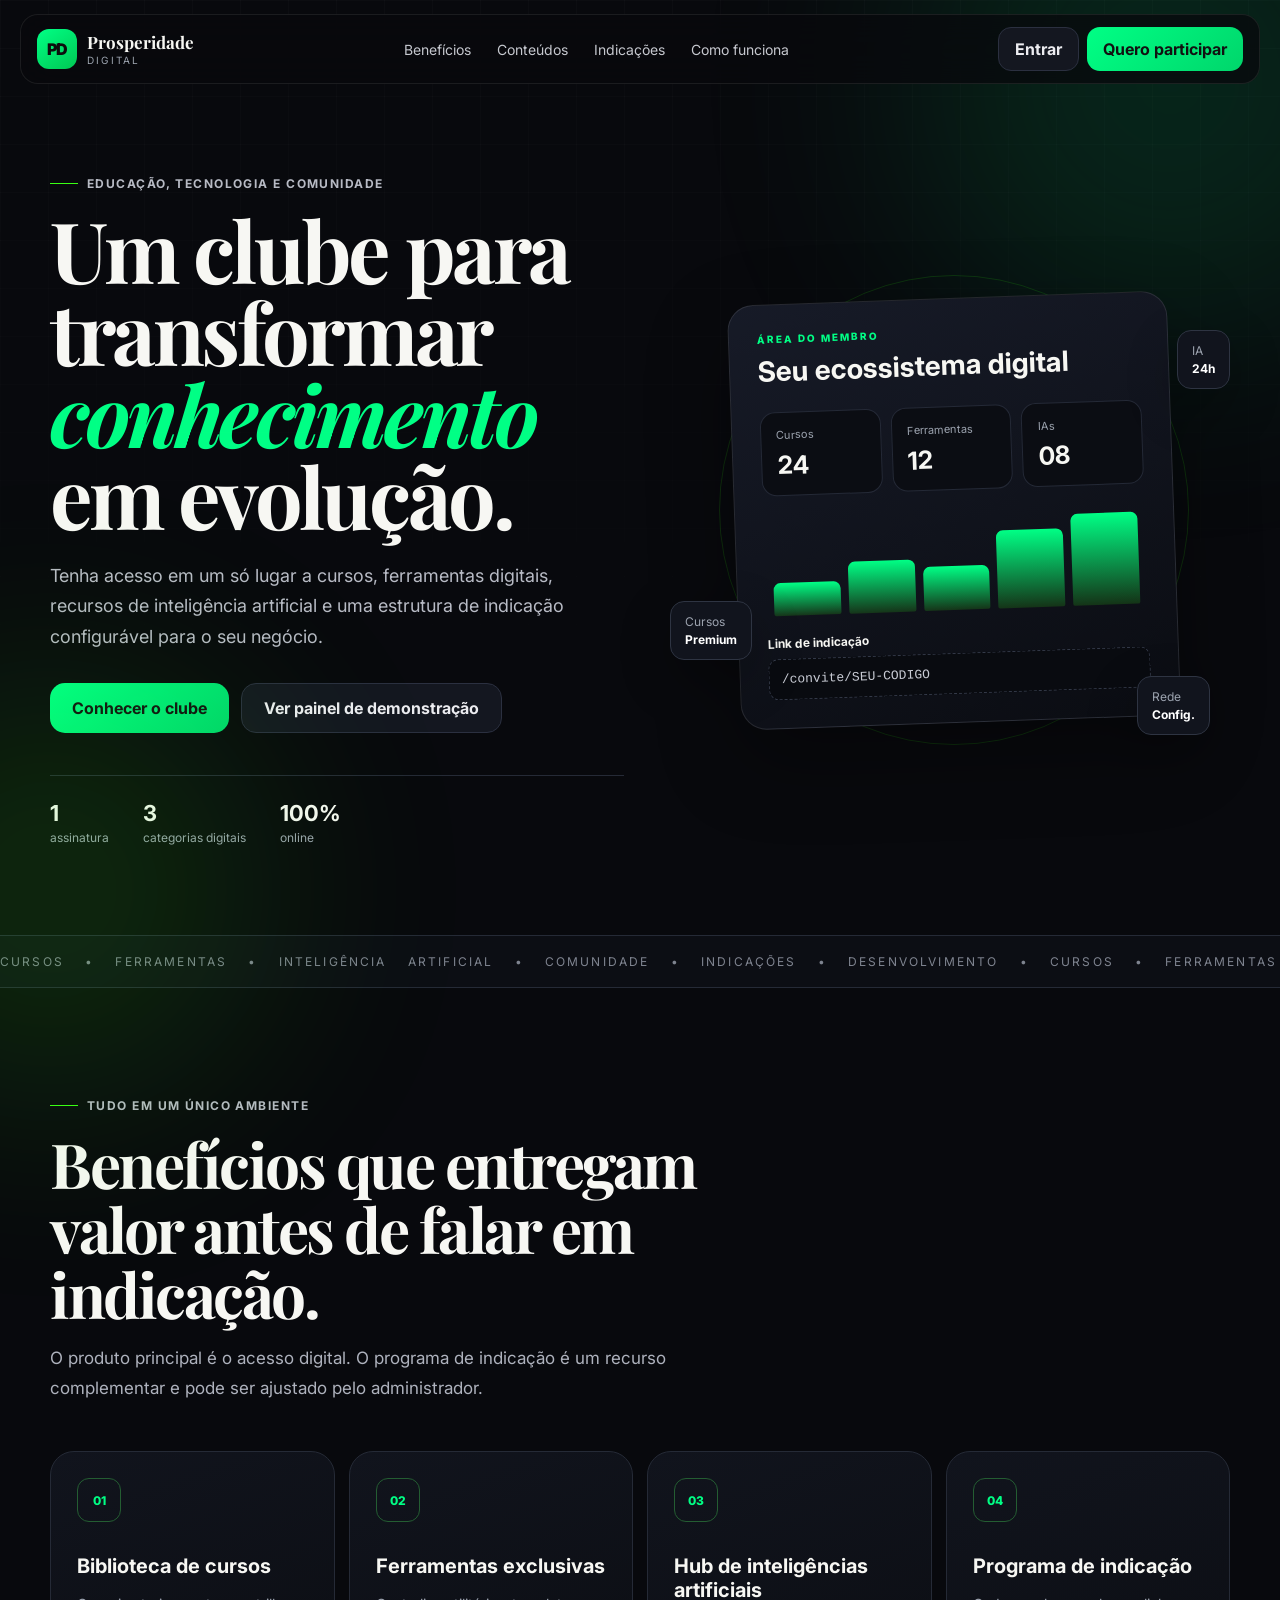
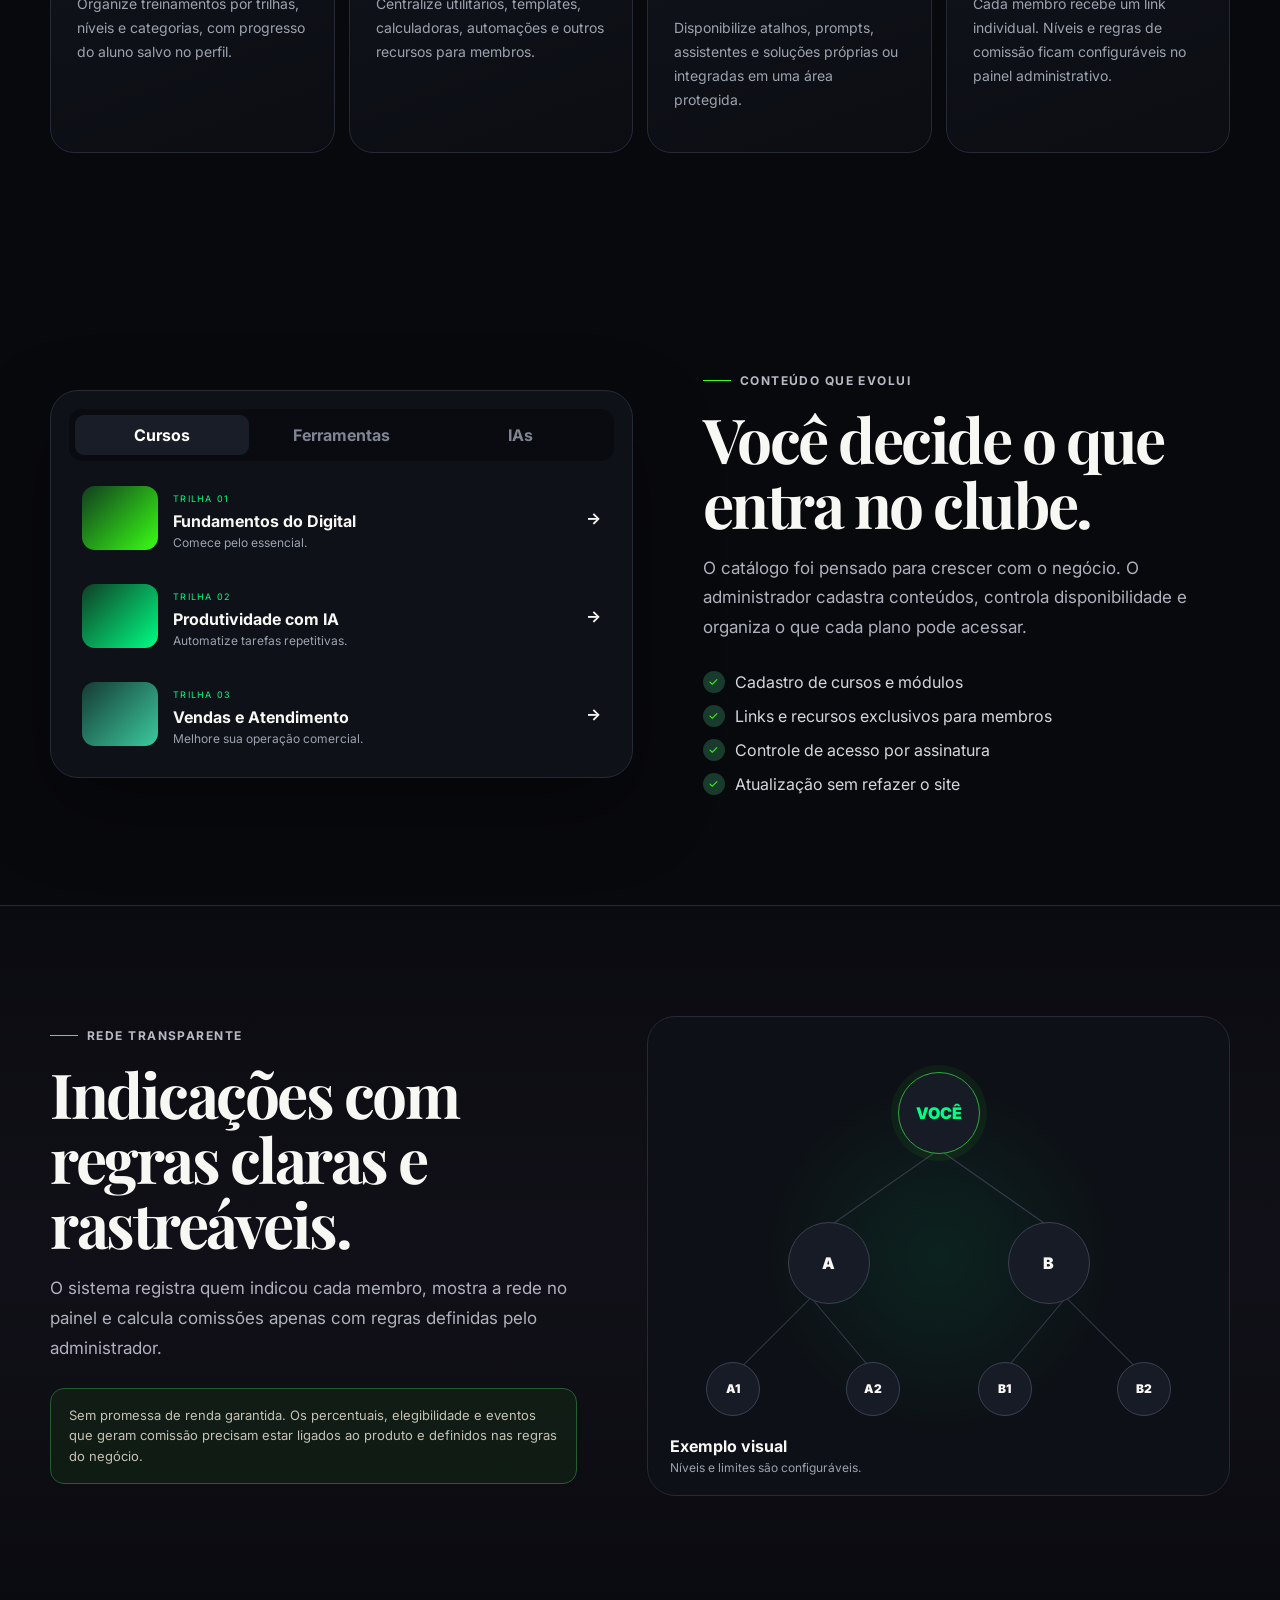
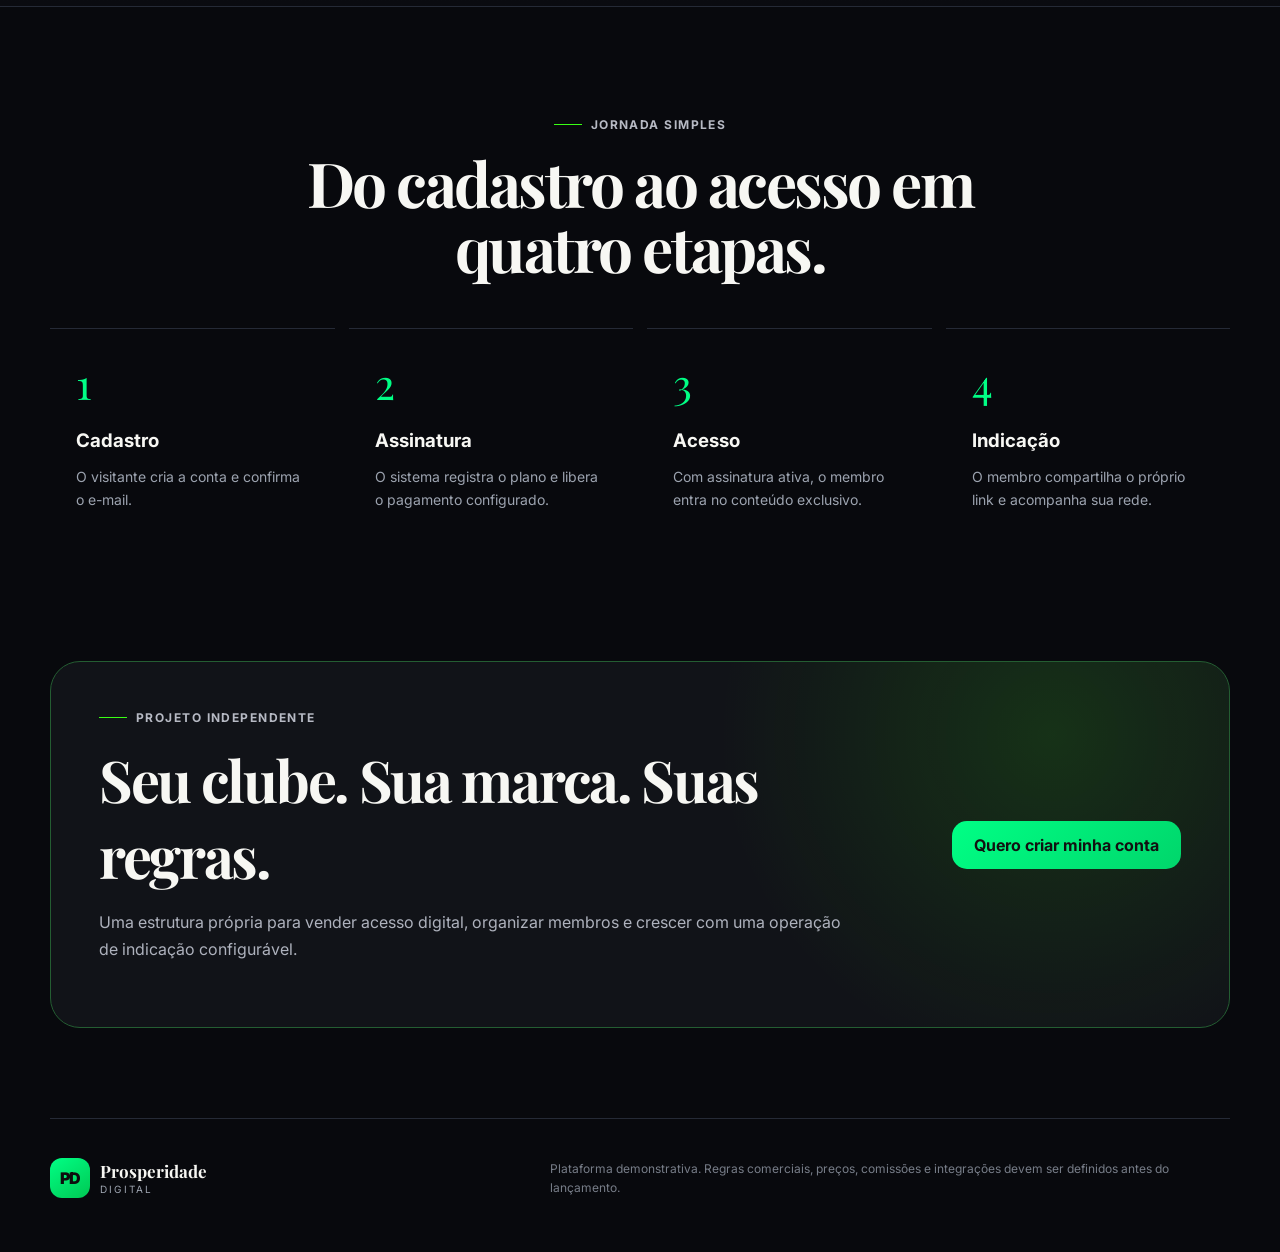
<file: index.html>
<!doctype html>
<html lang="pt-BR">
<head>
  <meta charset="utf-8" />
  <meta name="viewport" content="width=device-width, initial-scale=1" />
  <meta name="theme-color" content="#08090d" />
  <title>Prosperidade Digital — Clube de Cursos, Ferramentas e IAs</title>
  <meta name="description" content="Clube digital com cursos, ferramentas, IAs e programa de indicação configurável." />
  <link rel="preconnect" href="https://fonts.googleapis.com">
  <link rel="preconnect" href="https://fonts.gstatic.com" crossorigin>
  <link href="https://fonts.googleapis.com/css2?family=Inter:wght@400;500;600;700;800;900&family=Playfair+Display:wght@700;800&display=swap" rel="stylesheet">
  <link rel="stylesheet" href="styles.css" />
</head>
<body>
  <div class="page-glow page-glow-a"></div>
  <div class="page-glow page-glow-b"></div>

  <header class="site-header">
    <a class="brand" href="#inicio" aria-label="Prosperidade Digital">
      <span class="brand-mark">PD</span>
      <span class="brand-copy"><strong>Prosperidade</strong><small>Digital</small></span>
    </a>
    <nav class="desktop-nav">
      <a href="#beneficios">Benefícios</a>
      <a href="#conteudos">Conteúdos</a>
      <a href="#indicacoes">Indicações</a>
      <a href="#como-funciona">Como funciona</a>
    </nav>
    <div class="header-actions">
      <button class="btn btn-ghost" data-open-login>Entrar</button>
      <a class="btn btn-primary" href="#participar">Quero participar</a>
    </div>
  </header>

  <main>
    <section id="inicio" class="hero section-shell">
      <div class="hero-copy reveal">
        <div class="eyebrow"><span></span> Educação, tecnologia e comunidade</div>
        <h1>Um clube para transformar <em>conhecimento</em> em evolução.</h1>
        <p>Tenha acesso em um só lugar a cursos, ferramentas digitais, recursos de inteligência artificial e uma estrutura de indicação configurável para o seu negócio.</p>
        <div class="hero-actions">
          <a class="btn btn-primary btn-lg" href="#participar">Conhecer o clube</a>
          <button class="btn btn-ghost btn-lg" data-open-demo>Ver painel de demonstração</button>
        </div>
        <div class="hero-trust">
          <div><strong>1</strong><span>assinatura</span></div>
          <div><strong>3</strong><span>categorias digitais</span></div>
          <div><strong>100%</strong><span>online</span></div>
        </div>
      </div>

      <div class="hero-visual reveal delay-1" aria-hidden="true">
        <div class="orbit orbit-a"></div>
        <div class="orbit orbit-b"></div>
        <div class="hero-card main-card">
          <div class="mini-label">ÁREA DO MEMBRO</div>
          <h3>Seu ecossistema digital</h3>
          <div class="mock-metrics">
            <article><span>Cursos</span><strong>24</strong></article>
            <article><span>Ferramentas</span><strong>12</strong></article>
            <article><span>IAs</span><strong>08</strong></article>
          </div>
          <div class="activity-line"><span></span><span></span><span></span><span></span><span></span></div>
          <div class="mock-footer"><b>Link de indicação</b><code>/convite/SEU-CODIGO</code></div>
        </div>
        <div class="floating-card fc-1">IA <strong>24h</strong></div>
        <div class="floating-card fc-2">Cursos <strong>Premium</strong></div>
        <div class="floating-card fc-3">Rede <strong>Config.</strong></div>
      </div>
    </section>

    <section class="marquee-wrap" aria-hidden="true">
      <div class="marquee">CURSOS • FERRAMENTAS • INTELIGÊNCIA ARTIFICIAL • COMUNIDADE • INDICAÇÕES • DESENVOLVIMENTO • CURSOS • FERRAMENTAS • INTELIGÊNCIA ARTIFICIAL •</div>
    </section>

    <section id="beneficios" class="section-shell section-block">
      <div class="section-heading reveal">
        <div class="eyebrow"><span></span> Tudo em um único ambiente</div>
        <h2>Benefícios que entregam valor antes de falar em indicação.</h2>
        <p>O produto principal é o acesso digital. O programa de indicação é um recurso complementar e pode ser ajustado pelo administrador.</p>
      </div>
      <div class="feature-grid">
        <article class="feature-card reveal"><div class="feature-icon">01</div><h3>Biblioteca de cursos</h3><p>Organize treinamentos por trilhas, níveis e categorias, com progresso do aluno salvo no perfil.</p></article>
        <article class="feature-card reveal delay-1"><div class="feature-icon">02</div><h3>Ferramentas exclusivas</h3><p>Centralize utilitários, templates, calculadoras, automações e outros recursos para membros.</p></article>
        <article class="feature-card reveal delay-2"><div class="feature-icon">03</div><h3>Hub de inteligências artificiais</h3><p>Disponibilize atalhos, prompts, assistentes e soluções próprias ou integradas em uma área protegida.</p></article>
        <article class="feature-card reveal"><div class="feature-icon">04</div><h3>Programa de indicação</h3><p>Cada membro recebe um link individual. Níveis e regras de comissão ficam configuráveis no painel administrativo.</p></article>
      </div>
    </section>

    <section id="conteudos" class="section-shell section-block split-section">
      <div class="showcase reveal">
        <div class="showcase-tabs"><button class="active">Cursos</button><button>Ferramentas</button><button>IAs</button></div>
        <div class="showcase-list">
          <article><span class="thumb t1"></span><div><small>TRILHA 01</small><h4>Fundamentos do Digital</h4><p>Comece pelo essencial.</p></div><b>→</b></article>
          <article><span class="thumb t2"></span><div><small>TRILHA 02</small><h4>Produtividade com IA</h4><p>Automatize tarefas repetitivas.</p></div><b>→</b></article>
          <article><span class="thumb t3"></span><div><small>TRILHA 03</small><h4>Vendas e Atendimento</h4><p>Melhore sua operação comercial.</p></div><b>→</b></article>
        </div>
      </div>
      <div class="section-heading reveal delay-1">
        <div class="eyebrow"><span></span> Conteúdo que evolui</div>
        <h2>Você decide o que entra no clube.</h2>
        <p>O catálogo foi pensado para crescer com o negócio. O administrador cadastra conteúdos, controla disponibilidade e organiza o que cada plano pode acessar.</p>
        <ul class="check-list">
          <li>Cadastro de cursos e módulos</li>
          <li>Links e recursos exclusivos para membros</li>
          <li>Controle de acesso por assinatura</li>
          <li>Atualização sem refazer o site</li>
        </ul>
      </div>
    </section>

    <section id="indicacoes" class="network-section">
      <div class="section-shell network-inner">
        <div class="section-heading reveal">
          <div class="eyebrow"><span></span> Rede transparente</div>
          <h2>Indicações com regras claras e rastreáveis.</h2>
          <p>O sistema registra quem indicou cada membro, mostra a rede no painel e calcula comissões apenas com regras definidas pelo administrador.</p>
          <div class="notice">Sem promessa de renda garantida. Os percentuais, elegibilidade e eventos que geram comissão precisam estar ligados ao produto e definidos nas regras do negócio.</div>
        </div>
        <div class="network-card reveal delay-1">
          <div class="node root">VOCÊ</div>
          <div class="connector c1"></div><div class="connector c2"></div>
          <div class="node n1">A</div><div class="node n2">B</div>
          <div class="connector c3"></div><div class="connector c4"></div><div class="connector c5"></div><div class="connector c6"></div>
          <div class="node sm s1">A1</div><div class="node sm s2">A2</div><div class="node sm s3">B1</div><div class="node sm s4">B2</div>
          <div class="network-caption"><b>Exemplo visual</b><span>Níveis e limites são configuráveis.</span></div>
        </div>
      </div>
    </section>

    <section id="como-funciona" class="section-shell section-block">
      <div class="section-heading centered reveal">
        <div class="eyebrow"><span></span> Jornada simples</div>
        <h2>Do cadastro ao acesso em quatro etapas.</h2>
      </div>
      <div class="steps-grid">
        <article class="step reveal"><span>1</span><h3>Cadastro</h3><p>O visitante cria a conta e confirma o e-mail.</p></article>
        <article class="step reveal delay-1"><span>2</span><h3>Assinatura</h3><p>O sistema registra o plano e libera o pagamento configurado.</p></article>
        <article class="step reveal delay-2"><span>3</span><h3>Acesso</h3><p>Com assinatura ativa, o membro entra no conteúdo exclusivo.</p></article>
        <article class="step reveal delay-3"><span>4</span><h3>Indicação</h3><p>O membro compartilha o próprio link e acompanha sua rede.</p></article>
      </div>
    </section>

    <section id="participar" class="cta-section section-shell reveal">
      <div><div class="eyebrow"><span></span> Projeto independente</div><h2>Seu clube. Sua marca. Suas regras.</h2><p>Uma estrutura própria para vender acesso digital, organizar membros e crescer com uma operação de indicação configurável.</p></div>
      <button class="btn btn-primary btn-lg" data-open-signup>Quero criar minha conta</button>
    </section>
  </main>

  <footer class="site-footer section-shell">
    <div class="brand"><span class="brand-mark">PD</span><span class="brand-copy"><strong>Prosperidade</strong><small>Digital</small></span></div>
    <p>Plataforma demonstrativa. Regras comerciais, preços, comissões e integrações devem ser definidos antes do lançamento.</p>
  </footer>

  <dialog id="authDialog" class="auth-dialog">
    <button class="dialog-close" data-close-dialog aria-label="Fechar">×</button>
    <div class="dialog-brand"><span class="brand-mark">PD</span><div><h3 id="dialogTitle">Entrar</h3><p id="dialogSubtitle">Acesse sua área de membro.</p></div></div>
    <form id="authForm" class="auth-form">
      <label class="signup-only">Nome completo<input name="name" autocomplete="name"></label>
      <label>E-mail<input name="email" type="email" autocomplete="email" required></label>
      <label>Senha<input name="password" type="password" minlength="8" required></label>
      <label class="signup-only">Código de indicação <small>(opcional)</small><input name="ref"></label>
      <button class="btn btn-primary" type="submit" id="authSubmit">Entrar</button>
      <p class="dialog-switch" id="dialogSwitch">Ainda não tem conta? <button type="button" data-switch-auth>Criar conta</button></p>
    </form>
  </dialog>

  <script src="app.js"></script>
</body>
</html>
</file>
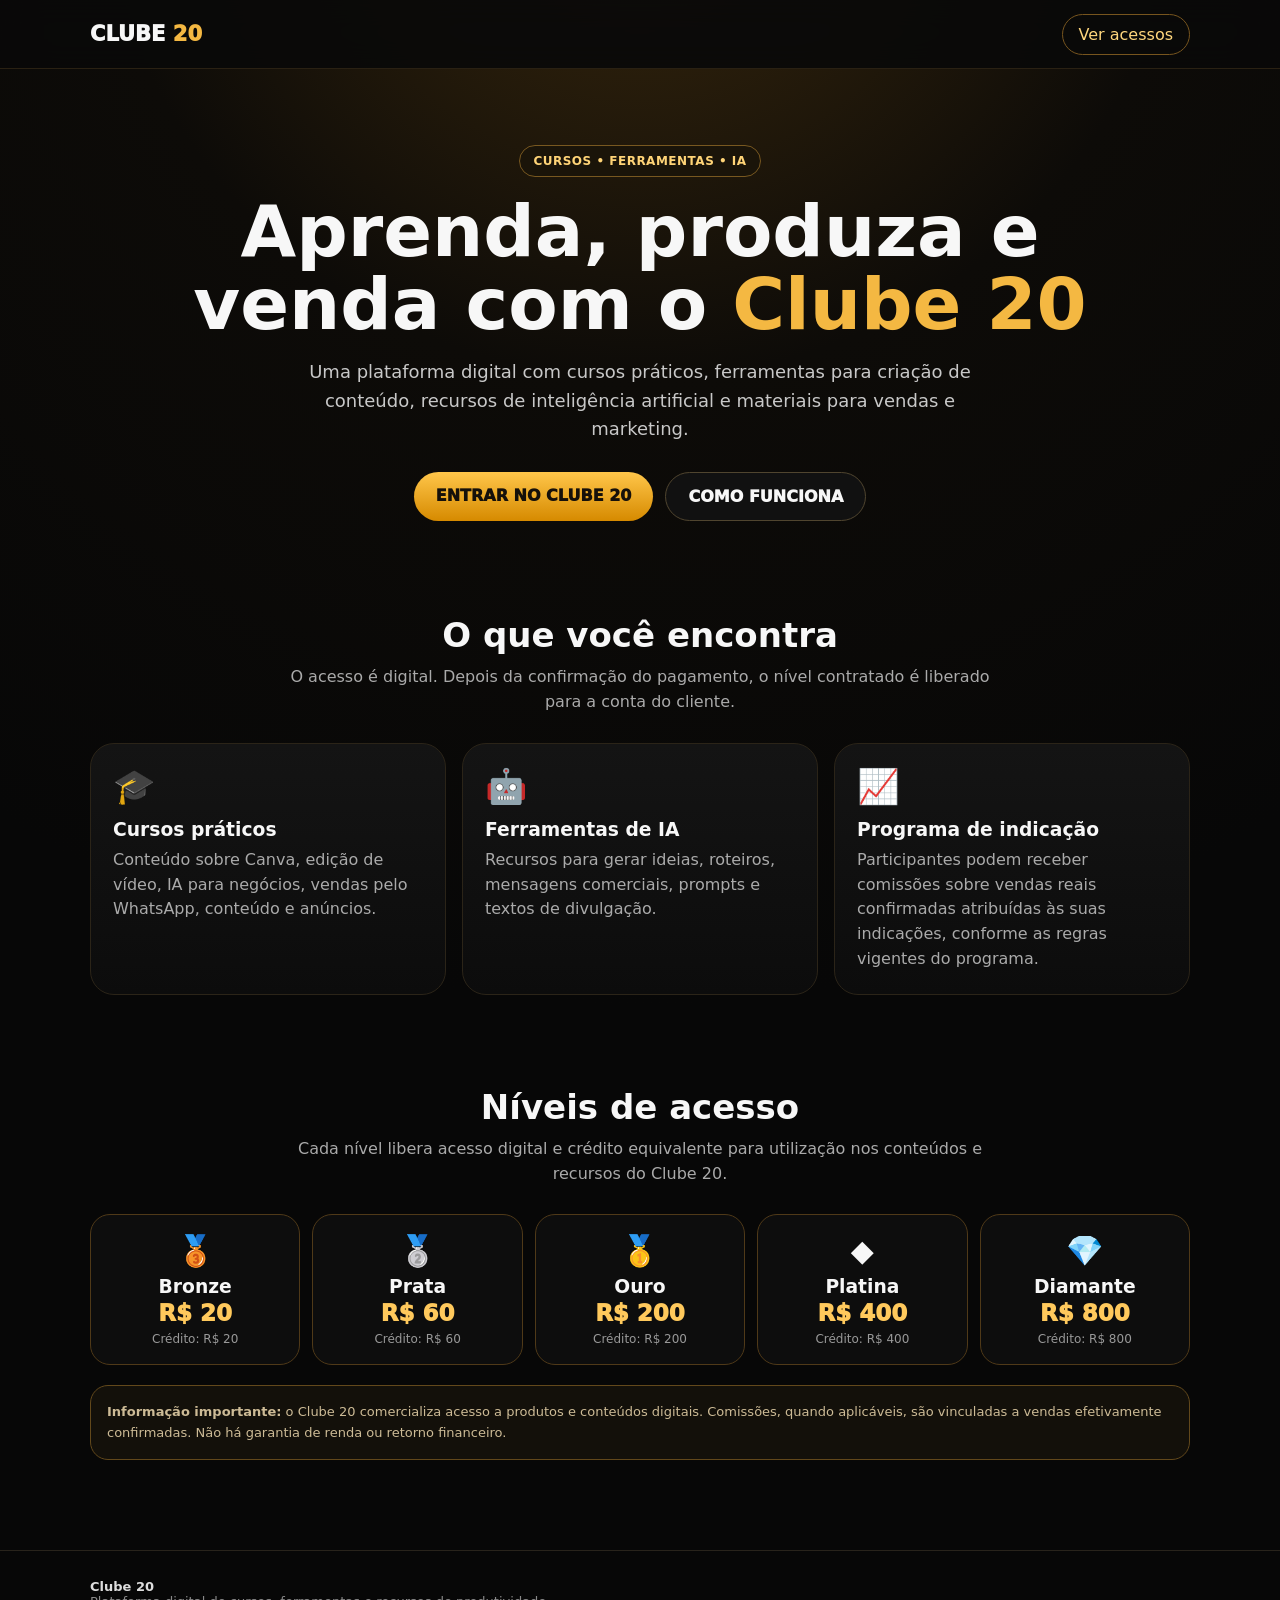
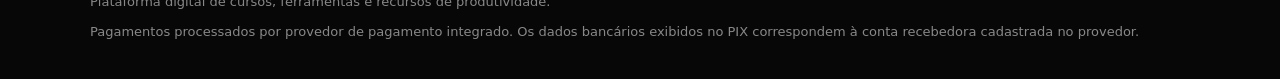
<file: clube20/index.html>
<!doctype html>
<html lang="pt-BR">
<head>
<meta charset="utf-8">
<meta name="viewport" content="width=device-width,initial-scale=1">
<meta name="theme-color" content="#090909">
<title>Clube 20 — Cursos, ferramentas e IA</title>
<meta name="description" content="Clube 20: acesso digital a cursos, ferramentas de IA e recursos para vendas e marketing.">
<style>
:root{--bg:#070707;--card:#111;--gold:#f4b842;--gold2:#9a6112;--text:#f7f7f7;--muted:#aaa;--line:#2b2418}
*{box-sizing:border-box}html{scroll-behavior:smooth}body{margin:0;font-family:Inter,system-ui,-apple-system,Segoe UI,Roboto,sans-serif;background:radial-gradient(circle at 50% -10%,#3c2a0d 0,#0d0b08 28%,#070707 60%);color:var(--text)}
a{text-decoration:none;color:inherit}.wrap{width:min(1100px,92%);margin:auto}.nav{position:sticky;top:0;z-index:10;background:#090909e8;backdrop-filter:blur(14px);border-bottom:1px solid #2a2113}.navin{height:68px;display:flex;align-items:center;justify-content:space-between}.brand{font-weight:950;font-size:21px}.brand span{color:var(--gold)}.nav a.btn{padding:10px 16px;border:1px solid #77551e;border-radius:999px;color:#ffd77d}
.hero{padding:76px 0 48px;text-align:center}.tag{display:inline-block;border:1px solid #785820;background:#1a1409;color:#ffd477;padding:8px 13px;border-radius:999px;font-size:12px;font-weight:900;letter-spacing:.5px}.hero h1{font-size:clamp(40px,7vw,72px);line-height:1.02;margin:18px auto 16px;max-width:900px}.hero h1 span{color:var(--gold)}.hero p{max-width:720px;margin:auto;color:#c8c8c8;font-size:18px;line-height:1.6}.actions{display:flex;gap:12px;justify-content:center;flex-wrap:wrap;margin-top:28px}.primary,.secondary{padding:14px 22px;border-radius:999px;font-weight:950}.primary{background:linear-gradient(#ffc64a,#d68a00);color:#15100a}.secondary{border:1px solid #50452f;background:#111}
.grid{display:grid;grid-template-columns:repeat(3,1fr);gap:16px}.card{background:linear-gradient(180deg,#141414,#0c0c0c);border:1px solid var(--line);border-radius:24px;padding:22px}.card h3{margin:0 0 8px}.card p{margin:0;color:#aaa;line-height:1.55}.icon{font-size:34px;margin-bottom:13px}
.section{padding:46px 0}.section h2{text-align:center;font-size:34px;margin:0 0 10px}.lead{text-align:center;color:#aaa;max-width:720px;margin:0 auto 28px;line-height:1.55}
.levels{display:grid;grid-template-columns:repeat(5,1fr);gap:12px}.level{background:#0d0d0d;border:1px solid #4f3918;border-radius:20px;padding:18px;text-align:center}.level .medal{font-size:30px}.level h3{margin:8px 0 3px}.price{color:#ffc95c;font-size:23px;font-weight:950}.small{font-size:12px;color:#999;margin-top:6px}
.notice{margin-top:20px;background:#13100a;border:1px solid #62481b;border-radius:18px;padding:16px;color:#cdbb96;line-height:1.55;font-size:13px}
.footer{border-top:1px solid #28231b;margin-top:44px;padding:28px 0 40px;color:#888;font-size:13px}.footer strong{color:#ddd}
@media(max-width:850px){.grid{grid-template-columns:1fr}.levels{grid-template-columns:1fr 1fr}.level:last-child{grid-column:1/-1}.hero{padding-top:52px}.navin{height:60px}}
</style>
</head>
<body>
<header class="nav">
  <div class="wrap navin">
    <div class="brand">CLUBE <span>20</span></div>
    <a class="btn" href="#planos">Ver acessos</a>
  </div>
</header>

<main>
<section class="hero">
  <div class="wrap">
    <div class="tag">CURSOS • FERRAMENTAS • IA</div>
    <h1>Aprenda, produza e venda com o <span>Clube 20</span></h1>
    <p>Uma plataforma digital com cursos práticos, ferramentas para criação de conteúdo, recursos de inteligência artificial e materiais para vendas e marketing.</p>
    <div class="actions">
      <a class="primary" href="./app/">ENTRAR NO CLUBE 20</a>
      <a class="secondary" href="#como-funciona">COMO FUNCIONA</a>
    </div>
  </div>
</section>

<section class="section" id="como-funciona">
  <div class="wrap">
    <h2>O que você encontra</h2>
    <p class="lead">O acesso é digital. Depois da confirmação do pagamento, o nível contratado é liberado para a conta do cliente.</p>
    <div class="grid">
      <div class="card"><div class="icon">🎓</div><h3>Cursos práticos</h3><p>Conteúdo sobre Canva, edição de vídeo, IA para negócios, vendas pelo WhatsApp, conteúdo e anúncios.</p></div>
      <div class="card"><div class="icon">🤖</div><h3>Ferramentas de IA</h3><p>Recursos para gerar ideias, roteiros, mensagens comerciais, prompts e textos de divulgação.</p></div>
      <div class="card"><div class="icon">📈</div><h3>Programa de indicação</h3><p>Participantes podem receber comissões sobre vendas reais confirmadas atribuídas às suas indicações, conforme as regras vigentes do programa.</p></div>
    </div>
  </div>
</section>

<section class="section" id="planos">
  <div class="wrap">
    <h2>Níveis de acesso</h2>
    <p class="lead">Cada nível libera acesso digital e crédito equivalente para utilização nos conteúdos e recursos do Clube 20.</p>
    <div class="levels">
      <div class="level"><div class="medal">🥉</div><h3>Bronze</h3><div class="price">R$ 20</div><div class="small">Crédito: R$ 20</div></div>
      <div class="level"><div class="medal">🥈</div><h3>Prata</h3><div class="price">R$ 60</div><div class="small">Crédito: R$ 60</div></div>
      <div class="level"><div class="medal">🥇</div><h3>Ouro</h3><div class="price">R$ 200</div><div class="small">Crédito: R$ 200</div></div>
      <div class="level"><div class="medal">◆</div><h3>Platina</h3><div class="price">R$ 400</div><div class="small">Crédito: R$ 400</div></div>
      <div class="level"><div class="medal">💎</div><h3>Diamante</h3><div class="price">R$ 800</div><div class="small">Crédito: R$ 800</div></div>
    </div>
    <div class="notice"><strong>Informação importante:</strong> o Clube 20 comercializa acesso a produtos e conteúdos digitais. Comissões, quando aplicáveis, são vinculadas a vendas efetivamente confirmadas. Não há garantia de renda ou retorno financeiro.</div>
  </div>
</section>
</main>

<footer class="footer">
  <div class="wrap">
    <strong>Clube 20</strong><br>
    Plataforma digital de cursos, ferramentas e recursos de produtividade.<br><br>
    Pagamentos processados por provedor de pagamento integrado. Os dados bancários exibidos no PIX correspondem à conta recebedora cadastrada no provedor.
  </div>
</footer>
</body>
</html>
</file>
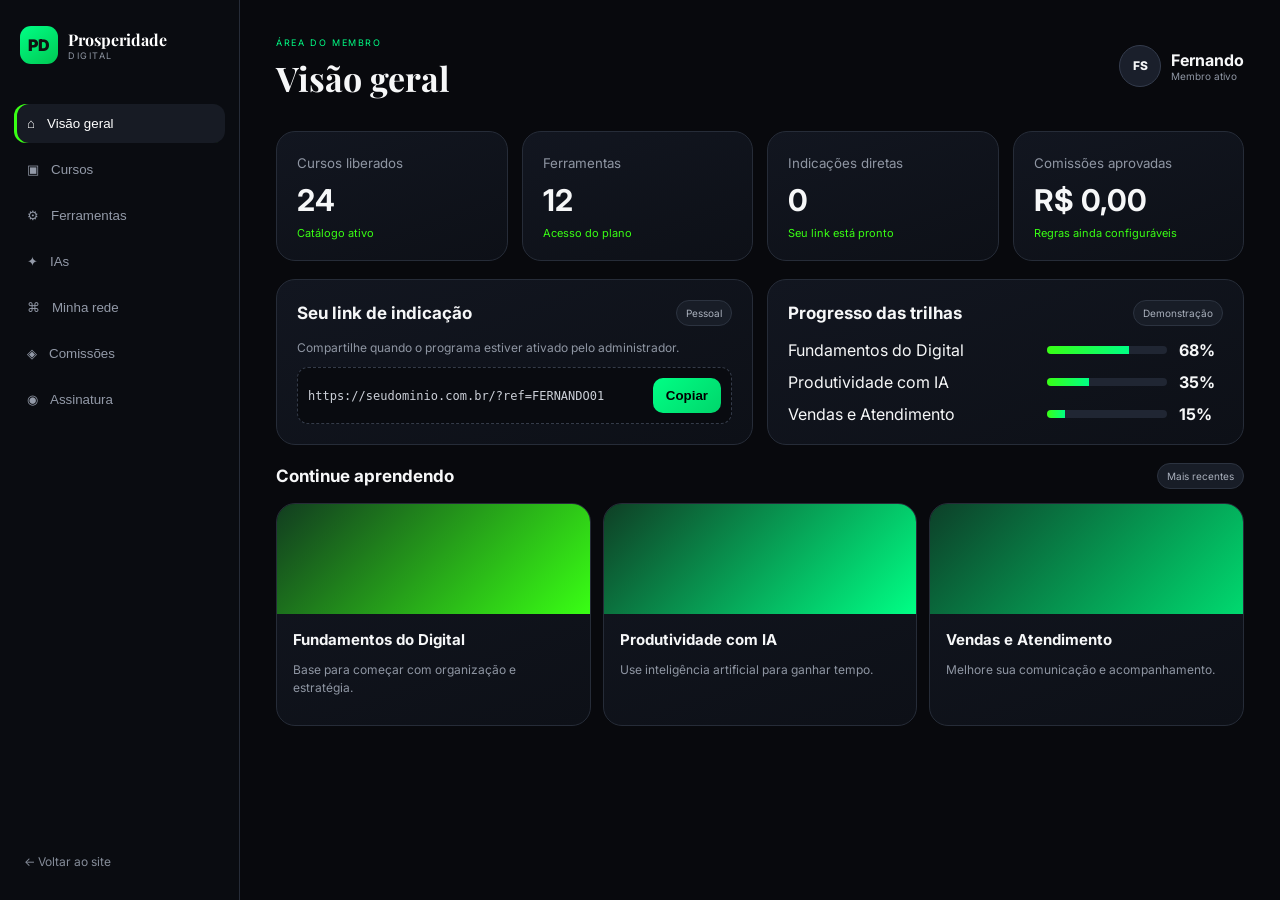
<file: dashboard.html>
<!doctype html>
<html lang="pt-BR">
<head>
  <meta charset="utf-8" />
  <meta name="viewport" content="width=device-width, initial-scale=1" />
  <title>Painel — Prosperidade Digital</title>
  <link rel="preconnect" href="https://fonts.googleapis.com">
  <link rel="preconnect" href="https://fonts.gstatic.com" crossorigin>
  <link href="https://fonts.googleapis.com/css2?family=Inter:wght@400;500;600;700;800;900&family=Playfair+Display:wght@700;800&display=swap" rel="stylesheet">
  <link rel="stylesheet" href="dashboard.css" />
</head>
<body>
  <aside class="sidebar">
    <a class="brand" href="index.html"><span class="brand-mark">PD</span><span><b>Prosperidade</b><small>Digital</small></span></a>
    <nav>
      <button class="nav-item active" data-view="inicio">⌂ <span>Visão geral</span></button>
      <button class="nav-item" data-view="cursos">▣ <span>Cursos</span></button>
      <button class="nav-item" data-view="ferramentas">⚙ <span>Ferramentas</span></button>
      <button class="nav-item" data-view="ias">✦ <span>IAs</span></button>
      <button class="nav-item" data-view="rede">⌘ <span>Minha rede</span></button>
      <button class="nav-item" data-view="comissoes">◈ <span>Comissões</span></button>
      <button class="nav-item" data-view="assinatura">◉ <span>Assinatura</span></button>
    </nav>
    <div class="sidebar-foot"><a href="index.html">← Voltar ao site</a></div>
  </aside>

  <main class="dashboard">
    <header class="dash-header">
      <div><small>ÁREA DO MEMBRO</small><h1 id="pageTitle">Visão geral</h1></div>
      <div class="member"><span class="avatar">FS</span><div><b>Fernando</b><small>Membro ativo</small></div></div>
    </header>
    <section id="view"></section>
  </main>
  <script src="dashboard.js"></script>
</body>
</html>
</file>
<file: styles.css>
:root{--bg:#08090d;--bg2:#0d0f16;--card:#11141d;--muted:#9ca3af;--text:#f7f7f3;--line:#252a36;--gold:#39ff14;--gold2:#00ff85;--violet:#00d96f;--success:#39ff14;--radius:24px;--shadow:0 30px 80px rgba(0,0,0,.35)}*{box-sizing:border-box}html{scroll-behavior:smooth}body{margin:0;background:var(--bg);color:var(--text);font-family:Inter,system-ui,sans-serif;overflow-x:hidden}body:before{content:"";position:fixed;inset:0;pointer-events:none;background-image:linear-gradient(rgba(255,255,255,.018) 1px,transparent 1px),linear-gradient(90deg,rgba(255,255,255,.018) 1px,transparent 1px);background-size:48px 48px;mask-image:linear-gradient(to bottom,#000,transparent 86%)}a{color:inherit;text-decoration:none}button,input{font:inherit}.page-glow{position:fixed;border-radius:50%;filter:blur(120px);opacity:.14;pointer-events:none}.page-glow-a{width:520px;height:520px;background:var(--violet);top:-180px;right:-150px}.page-glow-b{width:420px;height:420px;background:var(--gold);bottom:-200px;left:-160px}.section-shell{width:min(1180px,calc(100% - 40px));margin-inline:auto}.site-header{position:sticky;top:0;z-index:20;display:flex;align-items:center;justify-content:space-between;width:min(1240px,calc(100% - 28px));margin:14px auto;padding:12px 16px;border:1px solid rgba(255,255,255,.08);background:rgba(8,9,13,.75);backdrop-filter:blur(18px);border-radius:18px}.brand{display:flex;gap:10px;align-items:center}.brand-mark{display:grid;place-items:center;width:40px;height:40px;border-radius:12px;color:#0d0d0d;background:linear-gradient(145deg,var(--gold2),#00c853);font-weight:900;letter-spacing:-1px}.brand-copy{display:grid;line-height:1}.brand-copy strong{font-family:'Playfair Display',serif;font-size:17px}.brand-copy small{font-size:10px;color:var(--muted);letter-spacing:.22em;text-transform:uppercase;margin-top:4px}.desktop-nav{display:flex;gap:26px;color:#c6c8cf;font-size:14px}.desktop-nav a:hover{color:#fff}.header-actions{display:flex;gap:8px}.btn{border:0;border-radius:13px;padding:11px 16px;cursor:pointer;font-weight:700;transition:.2s;display:inline-flex;align-items:center;justify-content:center}.btn:hover{transform:translateY(-1px)}.btn-primary{background:linear-gradient(135deg,var(--gold2),#00d66b);color:#111}.btn-ghost{background:#141720;border:1px solid #2b3040;color:#ececf0}.btn-lg{padding:14px 22px;border-radius:15px}.hero{min-height:720px;display:grid;grid-template-columns:1.02fr .98fr;align-items:center;gap:54px;padding-block:78px 90px}.eyebrow{display:flex;align-items:center;gap:9px;color:#b7bac4;font-size:12px;font-weight:700;letter-spacing:.12em;text-transform:uppercase}.eyebrow span{width:28px;height:1px;background:var(--gold)}.hero h1,.section-heading h2,.cta-section h2{font-family:'Playfair Display',serif;letter-spacing:-.04em}.hero h1{font-size:clamp(48px,6.6vw,88px);line-height:.97;margin:18px 0 24px}.hero h1 em{color:var(--gold2);font-style:italic}.hero-copy>p{font-size:18px;line-height:1.7;color:#b8bbc5;max-width:690px}.hero-actions{display:flex;gap:12px;margin-top:30px;flex-wrap:wrap}.hero-trust{display:flex;gap:34px;margin-top:42px;padding-top:24px;border-top:1px solid var(--line)}.hero-trust div{display:grid}.hero-trust strong{font-size:22px}.hero-trust span{font-size:12px;color:var(--muted);margin-top:4px}.hero-visual{position:relative;min-height:520px;display:grid;place-items:center}.orbit{position:absolute;border:1px solid rgba(57,255,20,.15);border-radius:50%}.orbit-a{width:470px;height:470px}.orbit-b{width:350px;height:350px}.main-card{position:relative;z-index:3;width:min(440px,90%);background:linear-gradient(160deg,rgba(23,27,40,.98),rgba(11,13,19,.96));border:1px solid rgba(255,255,255,.1);border-radius:26px;padding:28px;box-shadow:var(--shadow);transform:rotate(-2deg)}.mini-label{font-size:10px;letter-spacing:.2em;color:var(--gold2);font-weight:800}.main-card h3{font-size:28px;margin:9px 0 24px}.mock-metrics{display:grid;grid-template-columns:repeat(3,1fr);gap:10px}.mock-metrics article{background:#0b0d13;border:1px solid #242936;border-radius:15px;padding:15px}.mock-metrics span{display:block;color:var(--muted);font-size:11px}.mock-metrics strong{font-size:25px;display:block;margin-top:8px}.activity-line{height:100px;display:flex;align-items:end;gap:8px;margin:20px 0;padding:0 8px}.activity-line span{flex:1;border-radius:7px 7px 2px 2px;background:linear-gradient(var(--gold2),rgba(57,255,20,.15))}.activity-line span:nth-child(1){height:33%}.activity-line span:nth-child(2){height:52%}.activity-line span:nth-child(3){height:44%}.activity-line span:nth-child(4){height:78%}.activity-line span:nth-child(5){height:92%}.mock-footer{display:grid;gap:8px}.mock-footer b{font-size:12px}.mock-footer code{padding:12px;border:1px dashed #343a49;background:#090b10;border-radius:10px;color:#c9ccd5}.floating-card{position:absolute;z-index:4;padding:12px 14px;border-radius:14px;background:#11141d;border:1px solid #2e3442;box-shadow:0 18px 50px rgba(0,0,0,.25);font-size:12px;color:var(--muted)}.floating-card strong{display:block;color:#fff;margin-top:3px}.fc-1{top:80px;right:0}.fc-2{left:-8px;bottom:110px}.fc-3{right:20px;bottom:35px}.marquee-wrap{border-block:1px solid var(--line);overflow:hidden;background:#0c0e14}.marquee{white-space:nowrap;padding:18px 0;color:#7f8490;font-size:12px;letter-spacing:.18em;word-spacing:16px;animation:marquee 25s linear infinite}@keyframes marquee{to{transform:translateX(-45%)}}.section-block{padding-block:110px}.section-heading{max-width:720px}.section-heading h2{font-size:clamp(38px,5vw,62px);line-height:1.05;margin:18px 0}.section-heading>p{color:#aeb2bd;line-height:1.75;font-size:17px}.feature-grid{display:grid;grid-template-columns:repeat(4,1fr);gap:14px;margin-top:48px}.feature-card{padding:26px;min-height:260px;border:1px solid var(--line);border-radius:var(--radius);background:linear-gradient(160deg,#11141d,#0b0d12)}.feature-icon{width:44px;height:44px;border:1px solid #245d32;border-radius:12px;display:grid;place-items:center;color:var(--gold2);font-size:12px;font-weight:800}.feature-card h3{font-size:20px;margin:32px 0 12px}.feature-card p{color:var(--muted);line-height:1.7;font-size:14px}.split-section{display:grid;grid-template-columns:1.05fr .95fr;gap:70px;align-items:center}.showcase{border:1px solid var(--line);border-radius:28px;background:#0e1118;padding:18px;box-shadow:var(--shadow)}.showcase-tabs{display:flex;gap:6px;padding:6px;background:#090b10;border-radius:13px}.showcase-tabs button{flex:1;padding:10px;border-radius:9px;border:0;background:transparent;color:#7f8592;font-weight:700}.showcase-tabs button.active{background:#191d27;color:#fff}.showcase-list{display:grid;gap:8px;margin-top:12px}.showcase-list article{display:grid;grid-template-columns:76px 1fr auto;align-items:center;gap:15px;padding:13px;border-radius:15px}.showcase-list article:hover{background:#141823}.thumb{width:76px;height:64px;border-radius:13px;background:linear-gradient(135deg,#123d20,#39ff14)}.t2{background:linear-gradient(135deg,#0f3f25,#00ff85)}.t3{background:linear-gradient(135deg,#163a35,#3bcb9d)}.showcase-list small{font-size:9px;color:var(--gold2);letter-spacing:.14em}.showcase-list h4{margin:5px 0 4px}.showcase-list p{margin:0;color:var(--muted);font-size:12px}.check-list{list-style:none;padding:0;margin:28px 0 0;display:grid;gap:12px}.check-list li{display:flex;gap:10px;align-items:center;color:#d5d7de}.check-list li:before{content:'✓';display:grid;place-items:center;width:22px;height:22px;border-radius:50%;background:#183b2d;color:var(--success);font-size:12px}.network-section{padding-block:110px;background:linear-gradient(180deg,#0a0b10,#111018,#0a0b10);border-block:1px solid var(--line)}.network-inner{display:grid;grid-template-columns:.95fr 1.05fr;gap:70px;align-items:center}.notice{margin-top:24px;padding:16px 18px;border:1px solid #245d32;border-radius:14px;background:rgba(57,255,20,.06);color:#c7c2b5;font-size:13px;line-height:1.6}.network-card{position:relative;height:480px;border:1px solid var(--line);border-radius:28px;background:radial-gradient(circle at center,rgba(0,255,133,.08),transparent 48%),#0d1016;overflow:hidden}.node{position:absolute;width:82px;height:82px;border-radius:50%;display:grid;place-items:center;background:#171b25;border:1px solid #3a4152;font-weight:900;z-index:3}.node.root{left:50%;top:55px;transform:translateX(-50%);border-color:#2fa83d;box-shadow:0 0 0 7px rgba(57,255,20,.06);color:var(--gold2)}.n1{left:24%;top:205px}.n2{right:24%;top:205px}.node.sm{width:54px;height:54px;font-size:12px;top:345px}.s1{left:10%}.s2{left:34%}.s3{right:34%}.s4{right:10%}.connector{position:absolute;height:1px;background:#363c4c;transform-origin:left center;z-index:1}.c1{width:180px;left:50%;top:132px;transform:rotate(145deg)}.c2{width:180px;left:50%;top:132px;transform:rotate(35deg)}.c3{width:140px;left:28%;top:280px;transform:rotate(135deg)}.c4{width:110px;left:28%;top:280px;transform:rotate(50deg)}.c5{width:110px;left:72%;top:280px;transform:rotate(130deg)}.c6{width:140px;left:72%;top:280px;transform:rotate(45deg)}.network-caption{position:absolute;left:22px;bottom:20px;display:grid}.network-caption span{font-size:12px;color:var(--muted);margin-top:4px}.centered{text-align:center;margin-inline:auto}.centered .eyebrow{justify-content:center}.steps-grid{display:grid;grid-template-columns:repeat(4,1fr);gap:14px;margin-top:48px}.step{padding:26px;border-top:1px solid var(--line)}.step>span{font-family:'Playfair Display',serif;color:var(--gold2);font-size:42px}.step h3{margin:18px 0 10px}.step p{color:var(--muted);font-size:14px;line-height:1.6}.cta-section{margin-bottom:90px;padding:48px;border-radius:30px;border:1px solid #245d32;background:radial-gradient(circle at 85% 20%,rgba(57,255,20,.13),transparent 32%),#111318;display:flex;justify-content:space-between;align-items:center;gap:30px}.cta-section>div{max-width:760px}.cta-section h2{font-size:clamp(38px,4.5vw,60px);margin:16px 0}.cta-section p{color:#aeb2bd;line-height:1.7}.site-footer{display:flex;justify-content:space-between;gap:30px;align-items:center;padding-block:28px 42px;border-top:1px solid var(--line)}.site-footer p{max-width:680px;color:#777d88;font-size:12px;line-height:1.6}.auth-dialog{width:min(480px,calc(100% - 26px));border:1px solid #303645;border-radius:24px;padding:26px;background:#0e1118;color:#fff;box-shadow:0 30px 100px rgba(0,0,0,.55)}.auth-dialog::backdrop{background:rgba(0,0,0,.7);backdrop-filter:blur(8px)}.dialog-close{position:absolute;right:15px;top:12px;background:transparent;border:0;color:#aaa;font-size:28px;cursor:pointer}.dialog-brand{display:flex;gap:14px;align-items:center;margin-bottom:25px}.dialog-brand h3{margin:0 0 4px;font-size:24px}.dialog-brand p{margin:0;color:var(--muted);font-size:13px}.auth-form{display:grid;gap:14px}.auth-form label{display:grid;gap:7px;color:#bfc3cd;font-size:12px}.auth-form input{width:100%;padding:13px 14px;border-radius:12px;border:1px solid #303645;background:#090b10;color:#fff;outline:none}.auth-form input:focus{border-color:#39ff14;box-shadow:0 0 0 3px rgba(57,255,20,.08)}.dialog-switch{text-align:center;color:#808693;font-size:12px}.dialog-switch button{border:0;background:none;color:var(--gold2);cursor:pointer}.auth-dialog[data-mode="login"] .signup-only{display:none}.reveal{opacity:0;transform:translateY(24px);transition:.7s ease}.reveal.visible{opacity:1;transform:none}.delay-1{transition-delay:.08s}.delay-2{transition-delay:.16s}.delay-3{transition-delay:.24s}@media(max-width:980px){.desktop-nav{display:none}.hero,.split-section,.network-inner{grid-template-columns:1fr}.hero{padding-top:60px}.hero-visual{min-height:470px}.feature-grid,.steps-grid{grid-template-columns:repeat(2,1fr)}.split-section,.network-inner{gap:44px}.cta-section{align-items:flex-start;flex-direction:column}}@media(max-width:640px){.section-shell{width:min(100% - 24px,1180px)}.site-header{width:calc(100% - 16px);margin:8px auto}.header-actions .btn-ghost{display:none}.brand-copy{display:none}.hero{padding-block:52px 70px;gap:18px}.hero h1{font-size:49px}.hero-copy>p{font-size:16px}.hero-trust{gap:18px}.hero-visual{min-height:400px}.main-card{width:94%;padding:20px}.floating-card{display:none}.feature-grid,.steps-grid{grid-template-columns:1fr}.section-block,.network-section{padding-block:78px}.section-heading h2{font-size:40px}.showcase-list article{grid-template-columns:58px 1fr auto}.thumb{width:58px;height:52px}.network-card{height:420px}.n1{left:15%}.n2{right:15%}.node.sm{top:320px}.cta-section{padding:28px}.site-footer{align-items:flex-start;flex-direction:column}}
</file>
<file: dashboard.css>
:root{--bg:#08090d;--panel:#0e1118;--card:#121620;--line:#262c38;--text:#f6f7f8;--muted:#8f96a3;--gold:#39ff14;--gold2:#00ff85;--green:#39ff14}*{box-sizing:border-box}body{margin:0;background:var(--bg);color:var(--text);font-family:Inter,system-ui,sans-serif;display:grid;grid-template-columns:240px 1fr;min-height:100vh}.sidebar{position:sticky;top:0;height:100vh;border-right:1px solid var(--line);background:#0a0c11;padding:20px 14px;display:flex;flex-direction:column}.brand{display:flex;align-items:center;gap:10px;color:#fff;text-decoration:none;padding:6px}.brand-mark{width:38px;height:38px;border-radius:11px;background:linear-gradient(145deg,var(--gold2),#00c853);color:#111;display:grid;place-items:center;font-weight:900}.brand>span:last-child{display:grid}.brand b{font-family:'Playfair Display',serif}.brand small{font-size:9px;text-transform:uppercase;letter-spacing:.17em;color:var(--muted)}nav{display:grid;gap:7px;margin-top:34px}.nav-item{display:flex;gap:12px;align-items:center;width:100%;padding:12px 13px;border-radius:12px;border:0;background:transparent;color:#939aa8;cursor:pointer;text-align:left}.nav-item:hover,.nav-item.active{background:#171b24;color:#fff}.nav-item.active{box-shadow:inset 3px 0 var(--gold)}.sidebar-foot{margin-top:auto;padding:10px}.sidebar-foot a{font-size:12px;color:#858c99;text-decoration:none}.dashboard{padding:30px 36px 60px;min-width:0}.dash-header{display:flex;justify-content:space-between;align-items:center;margin-bottom:30px}.dash-header small{font-size:9px;letter-spacing:.18em;color:var(--gold2)}.dash-header h1{font-family:'Playfair Display',serif;font-size:34px;margin:5px 0 0}.member{display:flex;align-items:center;gap:10px}.member>div{display:grid}.member small{color:var(--muted);font-size:10px;letter-spacing:0}.avatar{width:42px;height:42px;border-radius:50%;display:grid;place-items:center;background:#1a1f2b;border:1px solid #343c4d;font-size:12px;font-weight:800}.grid{display:grid;gap:14px}.grid-4{grid-template-columns:repeat(4,1fr)}.grid-3{grid-template-columns:repeat(3,1fr)}.grid-2{grid-template-columns:repeat(2,1fr)}.card{background:linear-gradient(160deg,#121620,#0d1017);border:1px solid var(--line);border-radius:19px;padding:20px}.metric small{color:var(--muted)}.metric strong{display:block;font-size:30px;margin-top:10px}.metric em{display:block;font-style:normal;font-size:11px;color:var(--green);margin-top:8px}.section{margin-top:18px}.section-head{display:flex;justify-content:space-between;align-items:center;margin-bottom:14px}.section-head h2{font-size:17px;margin:0}.pill{padding:6px 9px;border-radius:999px;background:#181d27;border:1px solid #2c3340;color:#a9b0bc;font-size:10px}.progress-list{display:grid;gap:12px}.progress-row{display:grid;grid-template-columns:1fr 120px 44px;gap:12px;align-items:center}.bar{height:8px;border-radius:99px;background:#202633;overflow:hidden}.bar span{display:block;height:100%;background:linear-gradient(90deg,var(--gold),var(--gold2))}.course-list{display:grid;grid-template-columns:repeat(3,1fr);gap:12px}.course{overflow:hidden;padding:0}.course-cover{height:110px;background:linear-gradient(135deg,#123d20,#39ff14)}.course:nth-child(2) .course-cover{background:linear-gradient(135deg,#0f3f25,#00ff85)}.course:nth-child(3) .course-cover{background:linear-gradient(135deg,#0d4029,#00d96f)}.course-body{padding:16px}.course h3{font-size:15px;margin:0 0 8px}.course p{font-size:12px;color:var(--muted);line-height:1.5}.button{border:0;border-radius:10px;padding:10px 13px;background:linear-gradient(135deg,var(--gold2),#00d66b);font-weight:800;cursor:pointer}.copybox{display:flex;align-items:center;gap:8px;background:#090b10;border:1px dashed #343b49;border-radius:11px;padding:10px}.copybox code{flex:1;color:#ccd0d8;font-size:12px;overflow:hidden;text-overflow:ellipsis}.table-wrap{overflow:auto}.table{width:100%;border-collapse:collapse;min-width:650px}.table th,.table td{text-align:left;padding:13px;border-bottom:1px solid #242a35;font-size:12px}.table th{color:#7f8794;font-weight:600}.status{font-size:9px;font-weight:800;border-radius:99px;padding:5px 8px;background:#173226;color:#6be7a8}.status.pending{background:#382f18;color:#f2ce75}.empty{color:var(--muted);text-align:center;padding:32px}.tool-grid{display:grid;grid-template-columns:repeat(3,1fr);gap:12px}.tool-card{min-height:150px}.tool-card b{display:block;margin:16px 0 7px}.tool-card p{color:var(--muted);font-size:12px;line-height:1.5}.network-demo{height:330px;position:relative;overflow:hidden}.node{position:absolute;width:64px;height:64px;border-radius:50%;display:grid;place-items:center;border:1px solid #3b4352;background:#171c26;font-size:11px;font-weight:900}.root{left:50%;top:30px;transform:translateX(-50%);color:var(--gold2);border-color:#2fa83d}.l1{left:27%;top:135px}.l2{right:27%;top:135px}.s1{left:12%;top:240px;width:48px;height:48px}.s2{left:37%;top:240px;width:48px;height:48px}.s3{right:37%;top:240px;width:48px;height:48px}.s4{right:12%;top:240px;width:48px;height:48px}.line{position:absolute;height:1px;background:#303746;transform-origin:left}.ln1{left:50%;top:95px;width:145px;transform:rotate(145deg)}.ln2{left:50%;top:95px;width:145px;transform:rotate(35deg)}.ln3{left:30%;top:195px;width:105px;transform:rotate(140deg)}.ln4{left:30%;top:195px;width:95px;transform:rotate(48deg)}.ln5{left:70%;top:195px;width:95px;transform:rotate(132deg)}.ln6{left:70%;top:195px;width:105px;transform:rotate(40deg)}@media(max-width:950px){body{grid-template-columns:76px 1fr}.sidebar{padding-inline:10px}.brand>span:last-child,.nav-item span,.sidebar-foot{display:none}.nav-item{justify-content:center}.dashboard{padding-inline:20px}.grid-4,.grid-3,.course-list,.tool-grid{grid-template-columns:repeat(2,1fr)}}@media(max-width:620px){body{display:block}.sidebar{position:fixed;z-index:20;left:0;right:0;bottom:0;top:auto;width:100%;height:auto;border-right:0;border-top:1px solid var(--line);padding:7px;background:#0a0c11}.sidebar>.brand,.sidebar-foot{display:none}.sidebar nav{margin:0;display:flex;overflow:auto}.nav-item{min-width:56px;padding:10px}.dashboard{padding:20px 14px 92px}.dash-header{align-items:flex-start}.member>div{display:none}.grid-4,.grid-3,.grid-2,.course-list,.tool-grid{grid-template-columns:1fr}.progress-row{grid-template-columns:1fr 80px 36px}}
</file>
